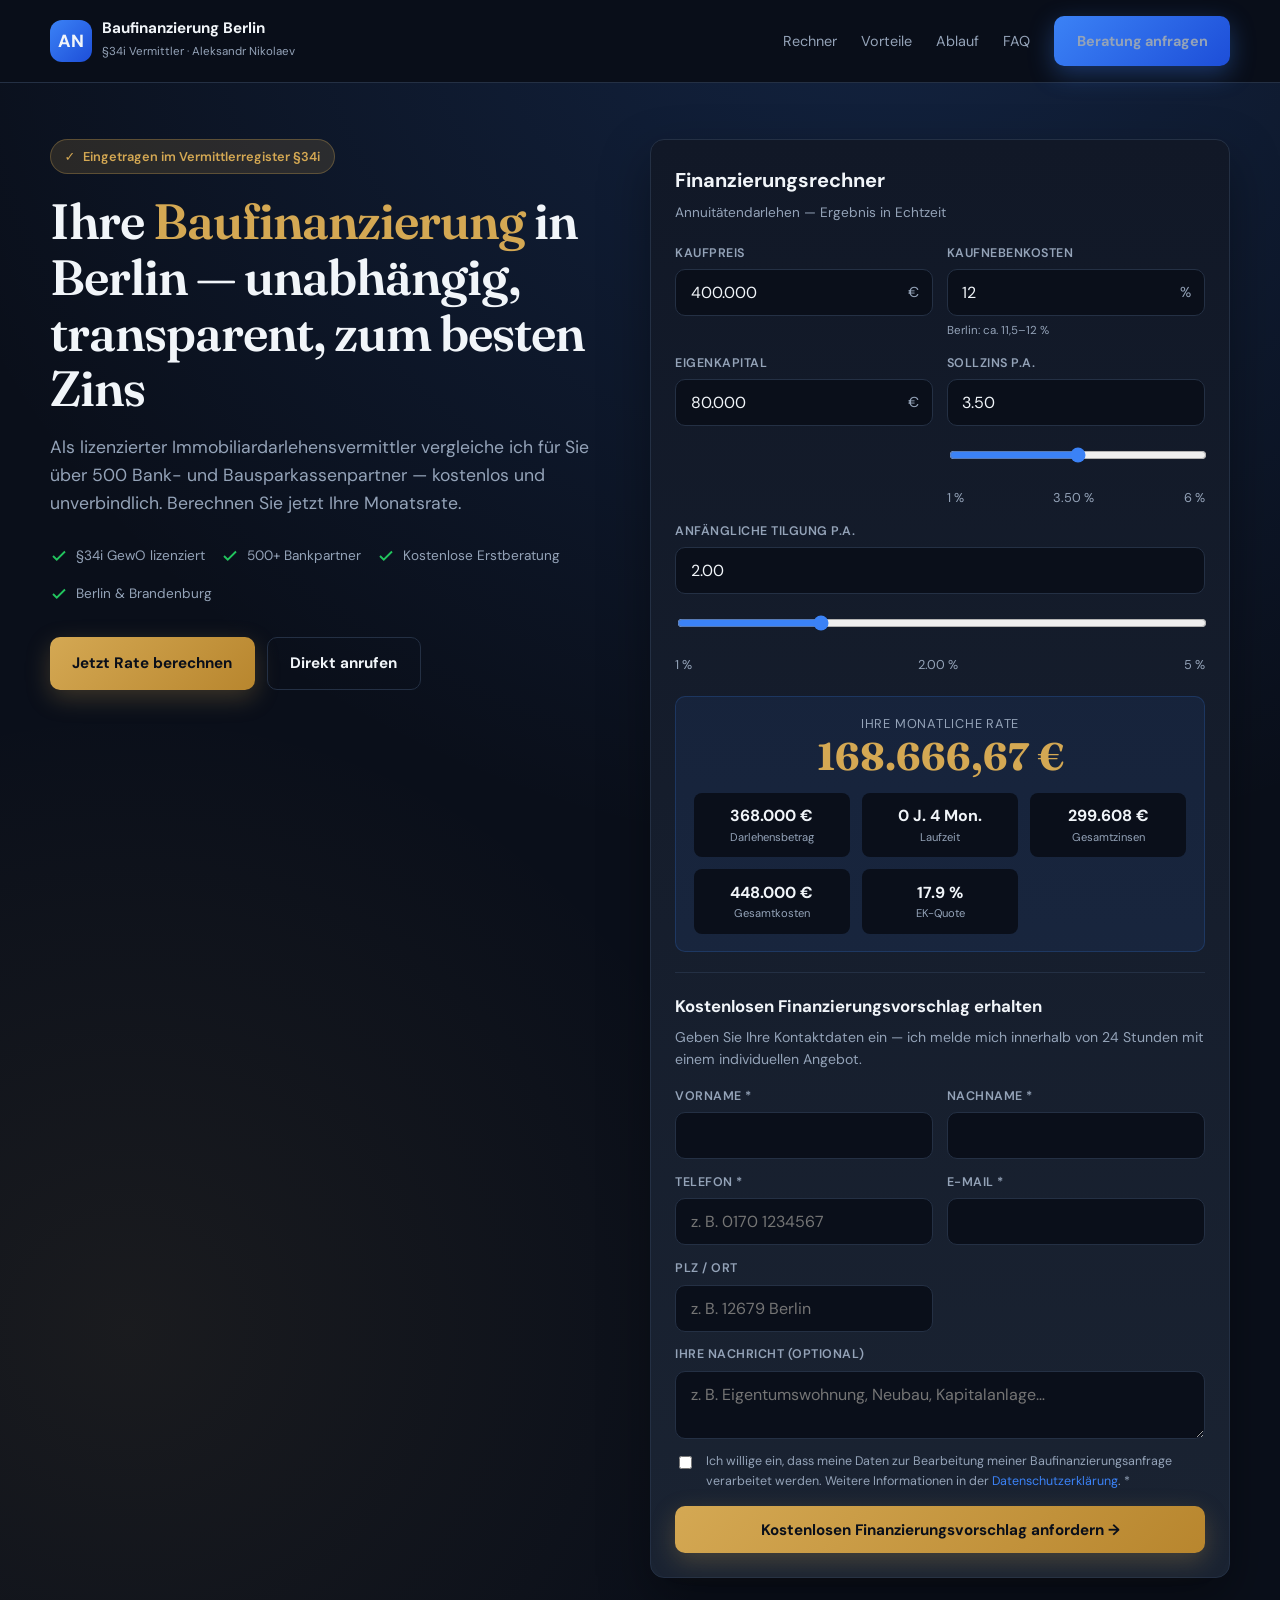
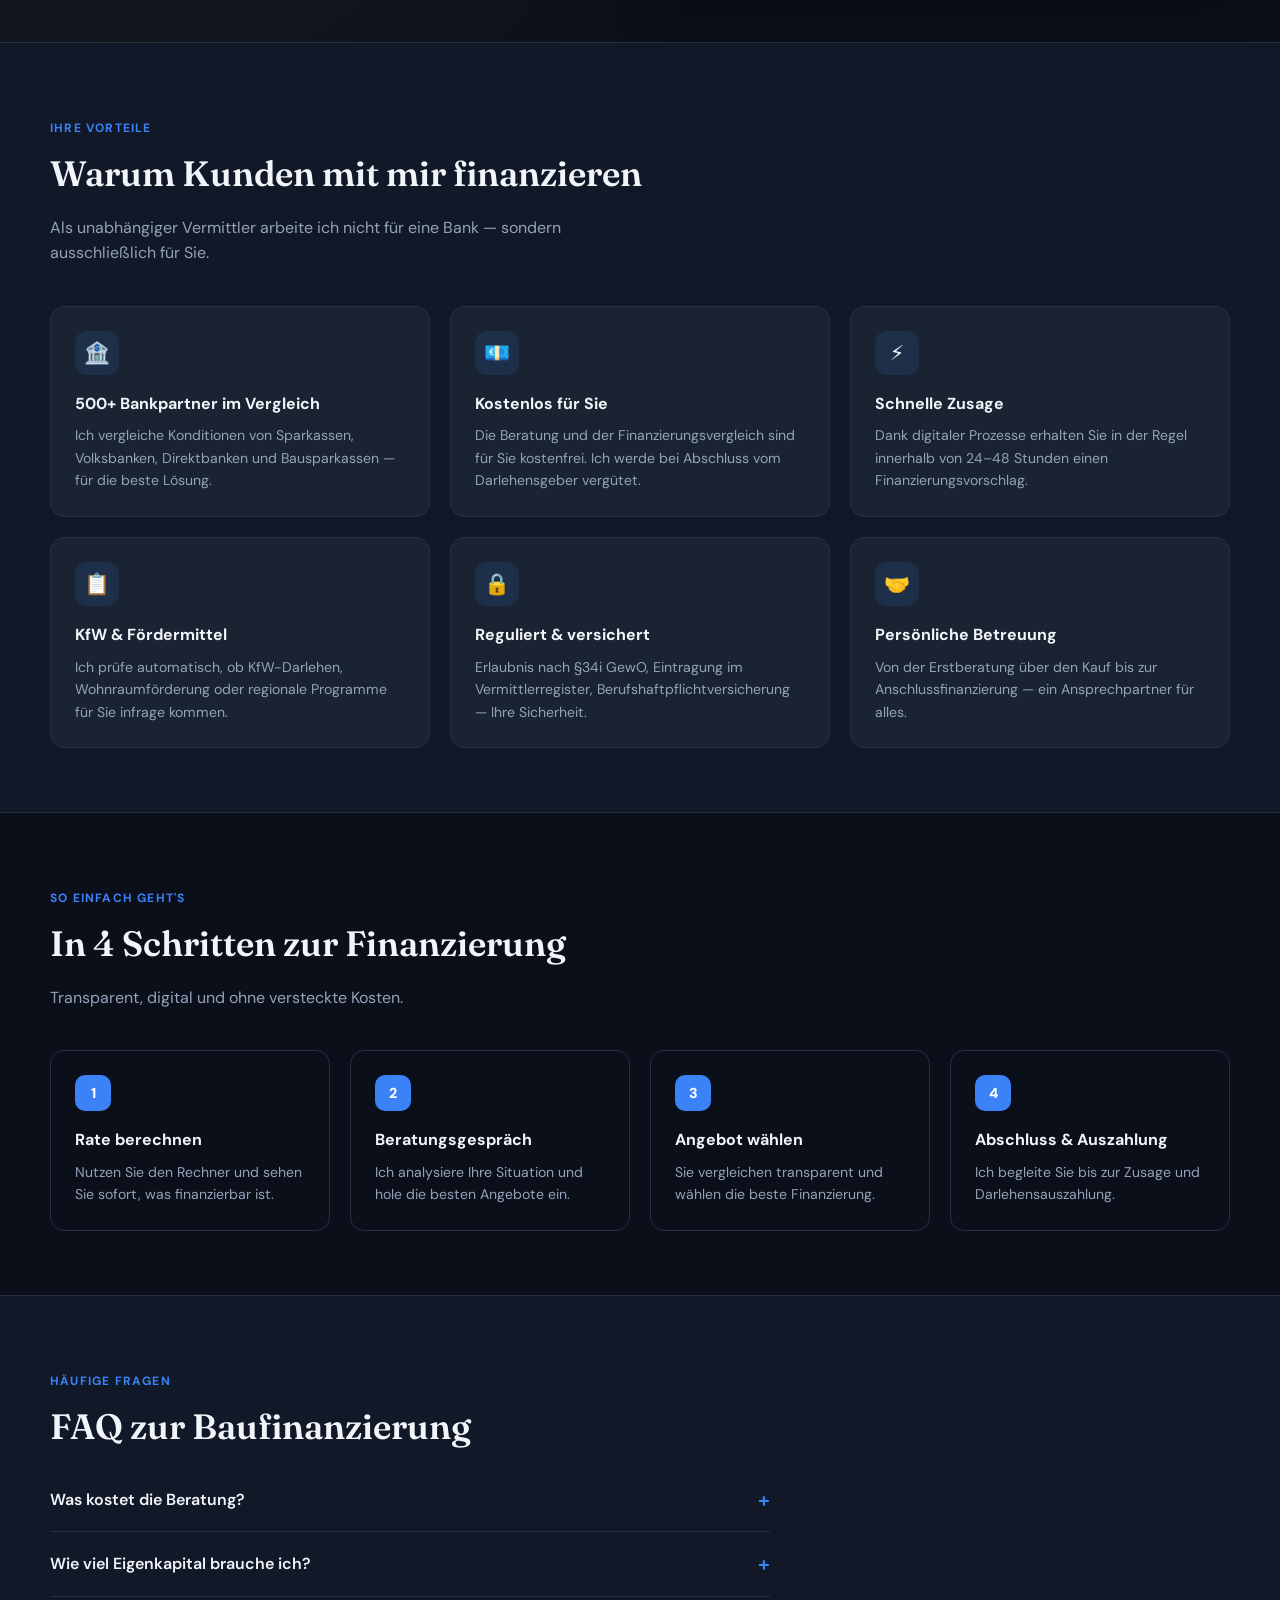
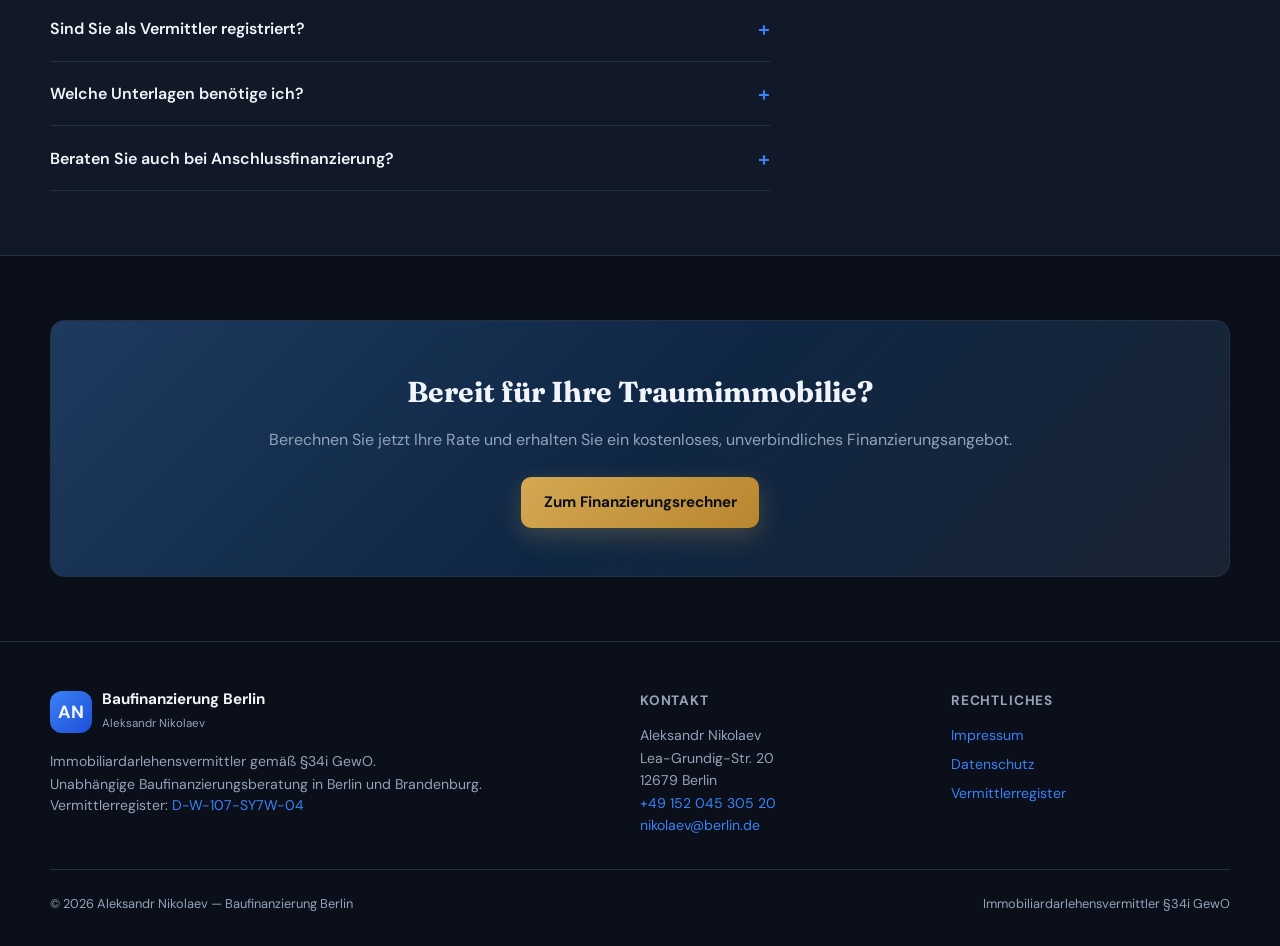
<file: index.html>
<!DOCTYPE html>
<html lang="de">
<head>
  <meta charset="UTF-8">
  <meta name="viewport" content="width=device-width, initial-scale=1.0">
  <title>Baufinanzierung Berlin | Immobiliardarlehensvermittler §34i — Aleksandr Nikolaev</title>
  <meta name="description" content="Baufinanzierung in Berlin: Unabhängige Beratung, über 500 Bankpartner, kostenloser Finanzierungsrechner. Immobiliardarlehensvermittler §34i GewO — Aleksandr Nikolaev, eingetragen im Vermittlerregister.">
  <meta name="keywords" content="Baufinanzierung Berlin, Immobiliendarlehen Berlin, Baufinanzierungsberater, Immobiliardarlehensvermittler §34i, Finanzierungsrechner, Hauskauf Berlin, Eigentumswohnung finanzieren">
  <meta name="author" content="Aleksandr Nikolaev">
  <meta name="robots" content="index, follow, max-image-preview:large, max-snippet:-1">
  <link rel="canonical" href="https://nikolaev.berlin.de/">

  <!-- Open Graph -->
  <meta property="og:type" content="website">
  <meta property="og:locale" content="de_DE">
  <meta property="og:title" content="Baufinanzierung Berlin — Ihr unabhängiger Finanzierungspartner">
  <meta property="og:description" content="Kostenloser Finanzierungsrechner & persönliche Beratung. Immobiliardarlehensvermittler §34i GewO in Berlin.">
  <meta property="og:url" content="https://nikolaev.berlin.de/">
  <meta property="og:site_name" content="Baufinanzierung Berlin — Aleksandr Nikolaev">

  <!-- Twitter -->
  <meta name="twitter:card" content="summary_large_image">
  <meta name="twitter:title" content="Baufinanzierung Berlin | §34i Vermittler">
  <meta name="twitter:description" content="Finanzierungsrechner & unabhängige Baufinanzierungsberatung in Berlin.">

  <link rel="preconnect" href="https://fonts.googleapis.com">
  <link rel="preconnect" href="https://fonts.gstatic.com" crossorigin>
  <link href="https://fonts.googleapis.com/css2?family=DM+Sans:ital,opsz,wght@0,9..40,400;0,9..40,600;0,9..40,700;1,9..40,400&family=Fraunces:opsz,wght@9..144,500;9..144,600;9..144,700&display=swap" rel="stylesheet">
  <link rel="stylesheet" href="css/main.css">

  <!-- JSON-LD: FinancialService + LocalBusiness -->
  <script type="application/ld+json">
  {
    "@context": "https://schema.org",
    "@type": ["FinancialService", "LocalBusiness"],
    "name": "Aleksandr Nikolaev — Baufinanzierung Berlin",
    "description": "Unabhängige Baufinanzierungsberatung in Berlin. Immobiliardarlehensvermittler gemäß §34i GewO mit Zugang zu über 500 Bank- und Bausparkassenpartnern.",
    "url": "https://nikolaev.berlin.de/",
    "telephone": "+49-152-04530520",
    "email": "nikolaev@berlin.de",
    "address": {
      "@type": "PostalAddress",
      "streetAddress": "Lea-Grundig-Str. 20",
      "addressLocality": "Berlin",
      "postalCode": "12679",
      "addressCountry": "DE"
    },
    "geo": {
      "@type": "GeoCoordinates",
      "latitude": 52.5358,
      "longitude": 13.5506
    },
    "areaServed": {
      "@type": "City",
      "name": "Berlin"
    },
    "priceRange": "Kostenlose Erstberatung",
    "knowsAbout": ["Baufinanzierung", "Immobiliendarlehen", "Anschlussfinanzierung", "Bausparvertrag", "KfW-Förderung"],
    "hasCredential": {
      "@type": "EducationalOccupationalCredential",
      "credentialCategory": "§34i GewO — Immobiliardarlehensvermittler",
      "recognizedBy": {
        "@type": "Organization",
        "name": "Industrie- und Handelskammer"
      }
    },
    "identifier": {
      "@type": "PropertyValue",
      "name": "Vermittlerregister",
      "value": "D-W-107-SY7W-04"
    },
    "sameAs": [
      "https://www.vermittlerregister.info/recherche?a=suche&registernummer=D-W-107-SY7W-04"
    ]
  }
  </script>

  <!-- JSON-LD: FAQ for Google & AI search -->
  <script type="application/ld+json">
  {
    "@context": "https://schema.org",
    "@type": "FAQPage",
    "mainEntity": [
      {
        "@type": "Question",
        "name": "Was kostet eine Baufinanzierungsberatung bei Aleksandr Nikolaev?",
        "acceptedAnswer": {
          "@type": "Answer",
          "text": "Die Erstberatung und der Finanzierungsvergleich sind für Sie als Kunde kostenlos. Der Vermittler erhält bei erfolgreichem Abschluss eine Provision vom Darlehensgeber."
        }
      },
      {
        "@type": "Question",
        "name": "Wie viel Eigenkapital brauche ich für eine Baufinanzierung in Berlin?",
        "acceptedAnswer": {
          "@type": "Answer",
          "text": "Empfohlen werden mindestens 20 % des Kaufpreises plus Nebenkosten (Grunderwerbsteuer, Notar, Makler). Mit unserem Rechner sehen Sie sofort, wie sich Ihre Monatsrate verändert."
        }
      },
      {
        "@type": "Question",
        "name": "Ist Aleksandr Nikolaev als Immobiliardarlehensvermittler registriert?",
        "acceptedAnswer": {
          "@type": "Answer",
          "text": "Ja. Aleksandr Nikolaev ist als Immobiliardarlehensvermittler gemäß §34i GewO im bundesweiten Vermittlerregister eingetragen (Registernummer D-W-107-SY7W-04)."
        }
      },
      {
        "@type": "Question",
        "name": "Wie schnell erhalte ich ein Finanzierungsangebot?",
        "acceptedAnswer": {
          "@type": "Answer",
          "text": "Nach Eingang Ihrer Unterlagen und Selbstauskunft erhalten Sie in der Regel innerhalb von 24–48 Stunden einen individuellen Finanzierungsvorschlag von mehreren Banken."
        }
      }
    ]
  }
  </script>

  <!-- JSON-LD: WebApplication (Calculator) -->
  <script type="application/ld+json">
  {
    "@context": "https://schema.org",
    "@type": "WebApplication",
    "name": "Baufinanzierungsrechner Berlin",
    "applicationCategory": "FinanceApplication",
    "operatingSystem": "Web",
    "offers": {
      "@type": "Offer",
      "price": "0",
      "priceCurrency": "EUR"
    },
    "description": "Kostenloser Annuitätendarlehen-Rechner für Baufinanzierungen in Berlin. Berechnen Sie Monatsrate, Laufzeit und Darlehensbetrag."
  }
  </script>
</head>
<body>
  <header class="site-header">
    <div class="container header-inner">
      <a href="/" class="logo" aria-label="Startseite">
        <div class="logo-mark" aria-hidden="true">AN</div>
        <div class="logo-text">
          <strong>Baufinanzierung Berlin</strong>
          <span>§34i Vermittler · Aleksandr Nikolaev</span>
        </div>
      </a>
      <nav class="nav" aria-label="Hauptnavigation">
        <a href="#rechner">Rechner</a>
        <a href="#vorteile">Vorteile</a>
        <a href="#ablauf">Ablauf</a>
        <a href="#faq">FAQ</a>
        <a href="#kontakt" class="btn btn-primary">Beratung anfragen</a>
      </nav>
      <button class="menu-toggle" aria-label="Menü öffnen" aria-expanded="false">☰</button>
    </div>
  </header>

  <main>
    <!-- Hero + Calculator -->
    <section class="hero" id="kontakt">
      <div class="container hero-grid">
        <div class="hero-content">
          <div class="hero-badge">
            <span aria-hidden="true">✓</span>
            Eingetragen im Vermittlerregister §34i
          </div>
          <h1>Ihre <em>Baufinanzierung</em> in Berlin — unabhängig, transparent, zum besten Zins</h1>
          <p class="hero-lead">
            Als lizenzierter Immobiliardarlehensvermittler vergleiche ich für Sie über 500 Bank- und Bausparkassenpartner —
            kostenlos und unverbindlich. Berechnen Sie jetzt Ihre Monatsrate.
          </p>

          <div class="trust-row">
            <div class="trust-item">
              <svg width="18" height="18" viewBox="0 0 24 24" fill="none" stroke="currentColor" stroke-width="2.5"><path d="M20 6L9 17l-5-5"/></svg>
              §34i GewO lizenziert
            </div>
            <div class="trust-item">
              <svg width="18" height="18" viewBox="0 0 24 24" fill="none" stroke="currentColor" stroke-width="2.5"><path d="M20 6L9 17l-5-5"/></svg>
              500+ Bankpartner
            </div>
            <div class="trust-item">
              <svg width="18" height="18" viewBox="0 0 24 24" fill="none" stroke="currentColor" stroke-width="2.5"><path d="M20 6L9 17l-5-5"/></svg>
              Kostenlose Erstberatung
            </div>
            <div class="trust-item">
              <svg width="18" height="18" viewBox="0 0 24 24" fill="none" stroke="currentColor" stroke-width="2.5"><path d="M20 6L9 17l-5-5"/></svg>
              Berlin &amp; Brandenburg
            </div>
          </div>

          <div class="hero-cta">
            <a href="#rechner" class="btn btn-gold">Jetzt Rate berechnen</a>
            <a href="tel:+4915204530520" class="btn btn-outline">Direkt anrufen</a>
          </div>
        </div>

        <!-- Calculator -->
        <div class="calc-card" id="rechner">
          <h2>Finanzierungsrechner</h2>
          <p class="calc-subtitle">Annuitätendarlehen — Ergebnis in Echtzeit</p>

          <form id="calc-form" novalidate>
            <div class="field-grid">
              <div class="field">
                <label for="kaufpreis">Kaufpreis</label>
                <div class="input-suffix" data-suffix="€">
                  <input type="text" id="kaufpreis" name="kaufpreis" inputmode="numeric" value="400.000" required>
                </div>
              </div>
              <div class="field">
                <label for="nebenkosten">Kaufnebenkosten</label>
                <div class="input-suffix" data-suffix="%">
                  <input type="number" id="nebenkosten" name="nebenkosten" min="5" max="20" step="0.5" value="12">
                </div>
                <span class="field-hint">Berlin: ca. 11,5–12 %</span>
              </div>
              <div class="field">
                <label for="eigenkapital">Eigenkapital</label>
                <div class="input-suffix" data-suffix="€">
                  <input type="text" id="eigenkapital" name="eigenkapital" inputmode="numeric" value="80.000">
                </div>
              </div>
              <div class="field">
                <label for="zins">Sollzins p.a.</label>
                <input type="number" id="zins" name="zins" min="0.5" max="8" step="0.01" value="3.50">
                <input type="range" id="zins-slider" min="1" max="6" step="0.05" value="3.50" aria-label="Zinssatz Schieberegler">
                <div class="range-value"><span>1 %</span><span id="zins-display">3,50 %</span><span>6 %</span></div>
              </div>
              <div class="field full">
                <label for="tilgung">Anfängliche Tilgung p.a.</label>
                <input type="number" id="tilgung" name="tilgung" min="1" max="10" step="0.1" value="2.00">
                <input type="range" id="tilgung-slider" min="1" max="5" step="0.1" value="2.00" aria-label="Tilgung Schieberegler">
                <div class="range-value"><span>1 %</span><span id="tilgung-display">2,00 %</span><span>5 %</span></div>
              </div>
            </div>

            <div class="calc-results" id="calc-results" aria-live="polite">
              <div class="result-highlight">
                <div class="label">Ihre monatliche Rate</div>
                <div class="value" id="result-rate">—</div>
              </div>
              <div class="result-grid">
                <div class="result-item">
                  <div class="val" id="result-darlehen">—</div>
                  <div class="lbl">Darlehensbetrag</div>
                </div>
                <div class="result-item">
                  <div class="val" id="result-laufzeit">—</div>
                  <div class="lbl">Laufzeit</div>
                </div>
                <div class="result-item">
                  <div class="val" id="result-zinsen">—</div>
                  <div class="lbl">Gesamtzinsen</div>
                </div>
              </div>
              <div class="result-grid" style="margin-top:0.75rem">
                <div class="result-item">
                  <div class="val" id="result-gesamt">—</div>
                  <div class="lbl">Gesamtkosten</div>
                </div>
                <div class="result-item">
                  <div class="val" id="result-ek-quote">—</div>
                  <div class="lbl">EK-Quote</div>
                </div>
              </div>
            </div>

            <!-- Lead capture -->
            <div class="lead-section" id="lead-section">
              <h3>Kostenlosen Finanzierungsvorschlag erhalten</h3>
              <p>Geben Sie Ihre Kontaktdaten ein — ich melde mich innerhalb von 24 Stunden mit einem individuellen Angebot.</p>

              <form id="lead-form" novalidate>
                <div class="field-grid">
                  <div class="field">
                    <label for="vorname">Vorname *</label>
                    <input type="text" id="vorname" name="vorname" autocomplete="given-name" required>
                  </div>
                  <div class="field">
                    <label for="nachname">Nachname *</label>
                    <input type="text" id="nachname" name="nachname" autocomplete="family-name" required>
                  </div>
                  <div class="field">
                    <label for="telefon">Telefon *</label>
                    <input type="tel" id="telefon" name="telefon" autocomplete="tel" placeholder="z. B. 0170 1234567" required>
                  </div>
                  <div class="field">
                    <label for="email">E-Mail *</label>
                    <input type="email" id="email" name="email" autocomplete="email" required>
                  </div>
                  <div class="field">
                    <label for="plz">PLZ / Ort</label>
                    <input type="text" id="plz" name="plz" autocomplete="postal-code" placeholder="z. B. 12679 Berlin">
                  </div>
                  <div class="field full">
                    <label for="nachricht">Ihre Nachricht (optional)</label>
                    <textarea id="nachricht" name="nachricht" rows="2" placeholder="z. B. Eigentumswohnung, Neubau, Kapitalanlage…"></textarea>
                  </div>
                </div>

                <label class="consent">
                  <input type="checkbox" id="consent" name="consent" required>
                  <span>
                    Ich willige ein, dass meine Daten zur Bearbeitung meiner Baufinanzierungsanfrage verarbeitet werden.
                    Weitere Informationen in der <a href="datenschutz.html">Datenschutzerklärung</a>. *
                  </span>
                </label>

                <div class="form-error" id="form-error" role="alert"></div>

                <button type="submit" class="btn btn-gold btn-block">
                  Kostenlosen Finanzierungsvorschlag anfordern →
                </button>
              </form>

              <div class="form-success" id="form-success">
                <svg width="48" height="48" viewBox="0 0 24 24" fill="none" stroke="currentColor" stroke-width="2"><path d="M22 11.08V12a10 10 0 1 1-5.93-9.14"/><path d="M22 4L12 14.01l-3-3"/></svg>
                <h3>Vielen Dank für Ihre Anfrage!</h3>
                <p>Ich melde mich innerhalb von 24 Stunden bei Ihnen.</p>
              </div>
            </div>
          </form>
        </div>
      </div>
    </section>

    <!-- Benefits -->
    <section id="vorteile" class="bg-alt">
      <div class="container">
        <p class="section-label">Ihre Vorteile</p>
        <h2 class="section-title">Warum Kunden mit mir finanzieren</h2>
        <p class="section-lead">Als unabhängiger Vermittler arbeite ich nicht für eine Bank — sondern ausschließlich für Sie.</p>

        <div class="benefits-grid">
          <article class="benefit-card">
            <div class="benefit-icon" aria-hidden="true">🏦</div>
            <h3>500+ Bankpartner im Vergleich</h3>
            <p>Ich vergleiche Konditionen von Sparkassen, Volksbanken, Direktbanken und Bausparkassen — für die beste Lösung.</p>
          </article>
          <article class="benefit-card">
            <div class="benefit-icon" aria-hidden="true">💶</div>
            <h3>Kostenlos für Sie</h3>
            <p>Die Beratung und der Finanzierungsvergleich sind für Sie kostenfrei. Ich werde bei Abschluss vom Darlehensgeber vergütet.</p>
          </article>
          <article class="benefit-card">
            <div class="benefit-icon" aria-hidden="true">⚡</div>
            <h3>Schnelle Zusage</h3>
            <p>Dank digitaler Prozesse erhalten Sie in der Regel innerhalb von 24–48 Stunden einen Finanzierungsvorschlag.</p>
          </article>
          <article class="benefit-card">
            <div class="benefit-icon" aria-hidden="true">📋</div>
            <h3>KfW &amp; Fördermittel</h3>
            <p>Ich prüfe automatisch, ob KfW-Darlehen, Wohnraumförderung oder regionale Programme für Sie infrage kommen.</p>
          </article>
          <article class="benefit-card">
            <div class="benefit-icon" aria-hidden="true">🔒</div>
            <h3>Reguliert &amp; versichert</h3>
            <p>Erlaubnis nach §34i GewO, Eintragung im Vermittlerregister, Berufshaftpflichtversicherung — Ihre Sicherheit.</p>
          </article>
          <article class="benefit-card">
            <div class="benefit-icon" aria-hidden="true">🤝</div>
            <h3>Persönliche Betreuung</h3>
            <p>Von der Erstberatung über den Kauf bis zur Anschlussfinanzierung — ein Ansprechpartner für alles.</p>
          </article>
        </div>
      </div>
    </section>

    <!-- Process -->
    <section id="ablauf">
      <div class="container">
        <p class="section-label">So einfach geht's</p>
        <h2 class="section-title">In 4 Schritten zur Finanzierung</h2>
        <p class="section-lead">Transparent, digital und ohne versteckte Kosten.</p>

        <div class="steps-grid">
          <article class="step-card">
            <div class="step-num">1</div>
            <h3>Rate berechnen</h3>
            <p>Nutzen Sie den Rechner und sehen Sie sofort, was finanzierbar ist.</p>
          </article>
          <article class="step-card">
            <div class="step-num">2</div>
            <h3>Beratungsgespräch</h3>
            <p>Ich analysiere Ihre Situation und hole die besten Angebote ein.</p>
          </article>
          <article class="step-card">
            <div class="step-num">3</div>
            <h3>Angebot wählen</h3>
            <p>Sie vergleichen transparent und wählen die beste Finanzierung.</p>
          </article>
          <article class="step-card">
            <div class="step-num">4</div>
            <h3>Abschluss &amp; Auszahlung</h3>
            <p>Ich begleite Sie bis zur Zusage und Darlehensauszahlung.</p>
          </article>
        </div>
      </div>
    </section>

    <!-- FAQ -->
    <section id="faq" class="bg-alt">
      <div class="container">
        <p class="section-label">Häufige Fragen</p>
        <h2 class="section-title">FAQ zur Baufinanzierung</h2>

        <div class="faq-list">
          <div class="faq-item">
            <button class="faq-question" type="button">Was kostet die Beratung?</button>
            <div class="faq-answer">
              <p>Für Sie als Kunde ist die Beratung und der Finanzierungsvergleich kostenlos. Ich erhalte bei erfolgreichem Abschluss eine Provision vom Darlehensgeber — nicht von Ihnen.</p>
            </div>
          </div>
          <div class="faq-item">
            <button class="faq-question" type="button">Wie viel Eigenkapital brauche ich?</button>
            <div class="faq-answer">
              <p>Empfohlen: mindestens 20 % des Kaufpreises plus Nebenkosten. In Berlin liegen die Kaufnebenkosten bei ca. 11,5–12 %. Mit weniger Eigenkapital ist eine Finanzierung oft möglich, aber die Konditionen können sich verschlechtern.</p>
            </div>
          </div>
          <div class="faq-item">
            <button class="faq-question" type="button">Sind Sie als Vermittler registriert?</button>
            <div class="faq-answer">
              <p>Ja. Ich bin als Immobiliardarlehensvermittler gemäß §34i GewO im <a href="https://www.vermittlerregister.info/recherche?a=suche&registernummer=D-W-107-SY7W-04" target="_blank" rel="noopener">Vermittlerregister</a> eingetragen (D-W-107-SY7W-04).</p>
            </div>
          </div>
          <div class="faq-item">
            <button class="faq-question" type="button">Welche Unterlagen benötige ich?</button>
            <div class="faq-answer">
              <p>Typischerweise: Personalausweis, die letzten 3 Gehaltsabrechnungen, Steuerbescheid oder Einkommensnachweis, Selbstauskunft und bei Bedarf Grundbuchauszug oder Kaufvertragsentwurf.</p>
            </div>
          </div>
          <div class="faq-item">
            <button class="faq-question" type="button">Beraten Sie auch bei Anschlussfinanzierung?</button>
            <div class="faq-answer">
              <p>Ja. Wenn Ihre Zinsbindung ausläuft, vergleiche ich rechtzeitig Anschlusskonditionen und helfe bei der Umschuldung oder Prolongation.</p>
            </div>
          </div>
        </div>
      </div>
    </section>

    <!-- CTA -->
    <section>
      <div class="container">
        <div class="cta-band">
          <h2>Bereit für Ihre Traumimmobilie?</h2>
          <p>Berechnen Sie jetzt Ihre Rate und erhalten Sie ein kostenloses, unverbindliches Finanzierungsangebot.</p>
          <a href="#rechner" class="btn btn-gold">Zum Finanzierungsrechner</a>
        </div>
      </div>
    </section>
  </main>

  <footer class="site-footer">
    <div class="container">
      <div class="footer-grid">
        <div>
          <a href="/" class="logo" style="margin-bottom:1rem">
            <div class="logo-mark" aria-hidden="true">AN</div>
            <div class="logo-text">
              <strong>Baufinanzierung Berlin</strong>
              <span>Aleksandr Nikolaev</span>
            </div>
          </a>
          <p>Immobiliardarlehensvermittler gemäß §34i GewO.<br>
          Unabhängige Baufinanzierungsberatung in Berlin und Brandenburg.</p>
          <p class="legal-note">
            Vermittlerregister: <a href="https://www.vermittlerregister.info/recherche?a=suche&registernummer=D-W-107-SY7W-04" target="_blank" rel="noopener">D-W-107-SY7W-04</a>
          </p>
        </div>
        <div>
          <h4>Kontakt</h4>
          <p>
            Aleksandr Nikolaev<br>
            Lea-Grundig-Str. 20<br>
            12679 Berlin<br>
            <a href="tel:+4915204530520">+49 152 045 305 20</a><br>
            <a href="mailto:nikolaev@berlin.de">nikolaev@berlin.de</a>
          </p>
        </div>
        <div>
          <h4>Rechtliches</h4>
          <ul class="footer-links">
            <li><a href="impressum.html">Impressum</a></li>
            <li><a href="datenschutz.html">Datenschutz</a></li>
            <li><a href="https://www.vermittlerregister.info/recherche?a=suche&registernummer=D-W-107-SY7W-04" target="_blank" rel="noopener">Vermittlerregister</a></li>
          </ul>
        </div>
      </div>
      <div class="footer-bottom">
        <span>© 2026 Aleksandr Nikolaev — Baufinanzierung Berlin</span>
        <span>Immobiliardarlehensvermittler §34i GewO</span>
      </div>
    </div>
  </footer>

  <script src="js/config.js"></script>
  <script src="js/calculator.js"></script>
  <script src="js/form.js"></script>
</body>
</html>
</file>
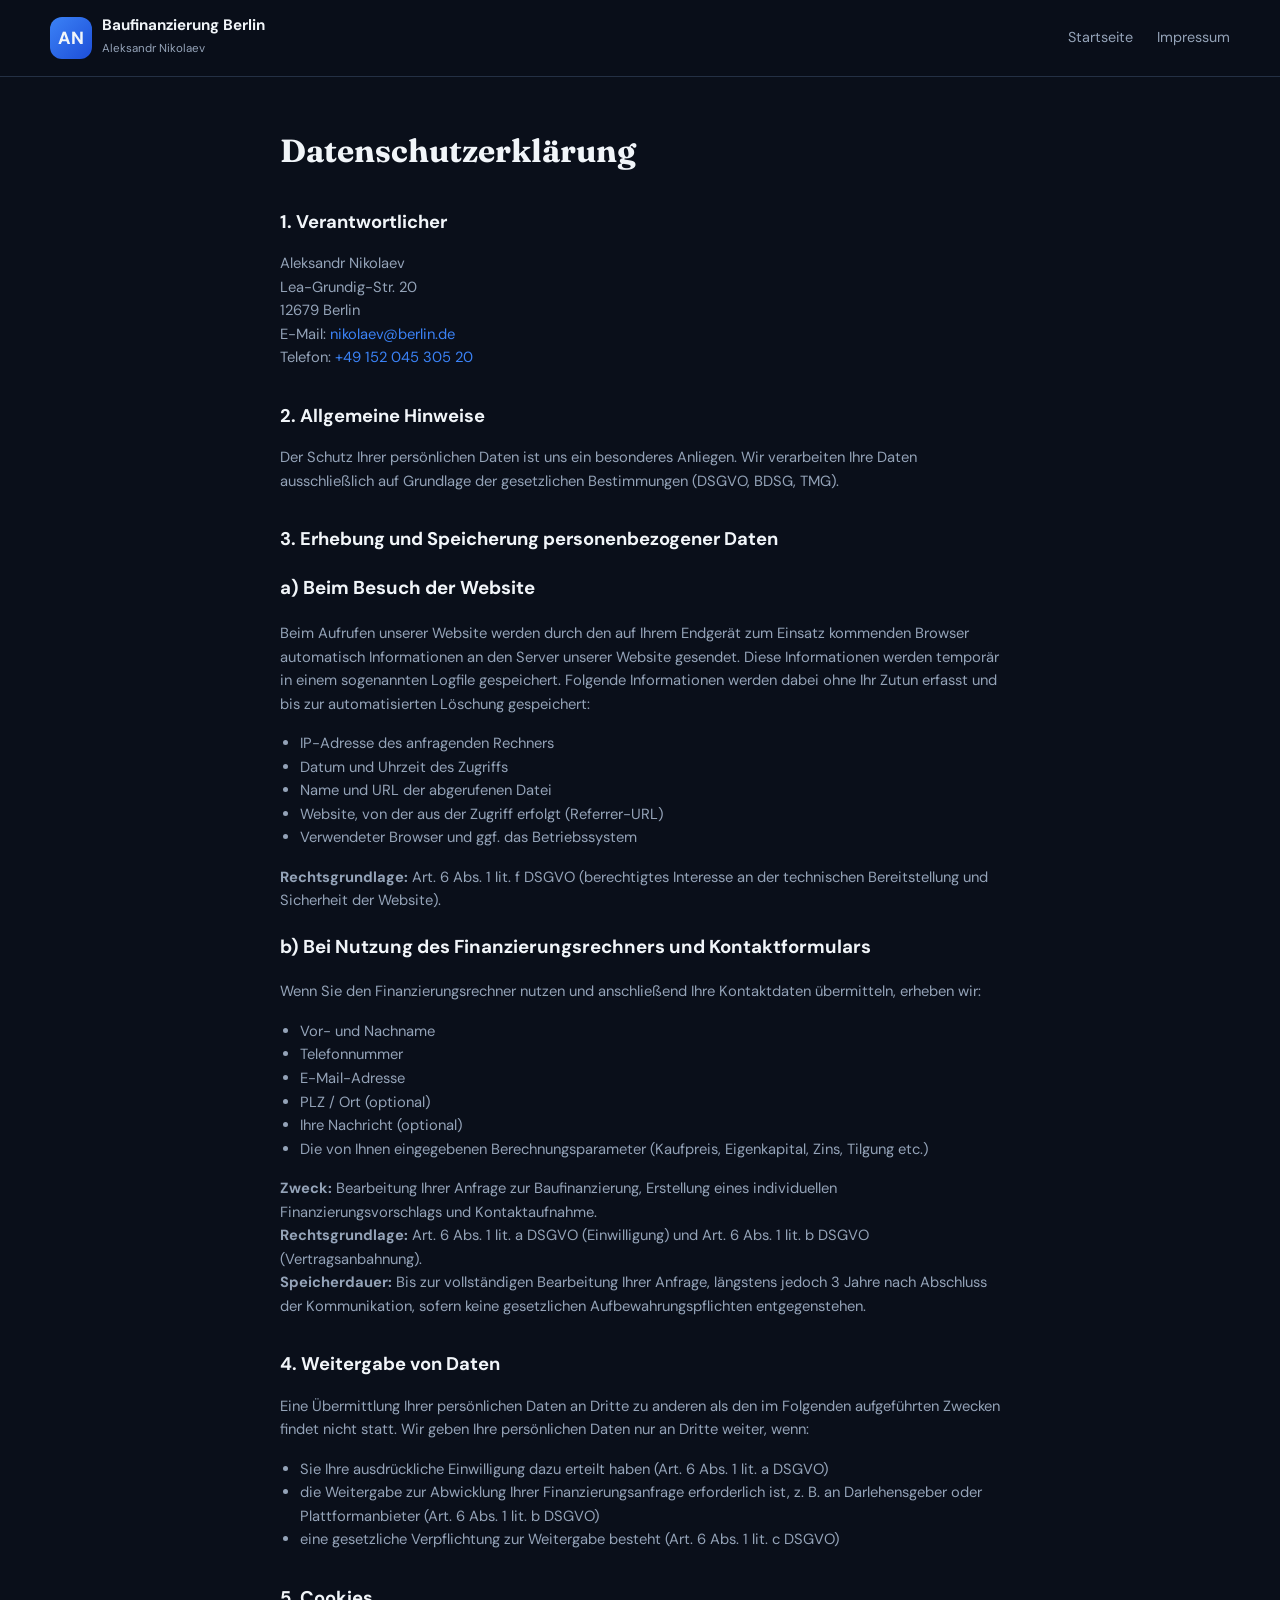
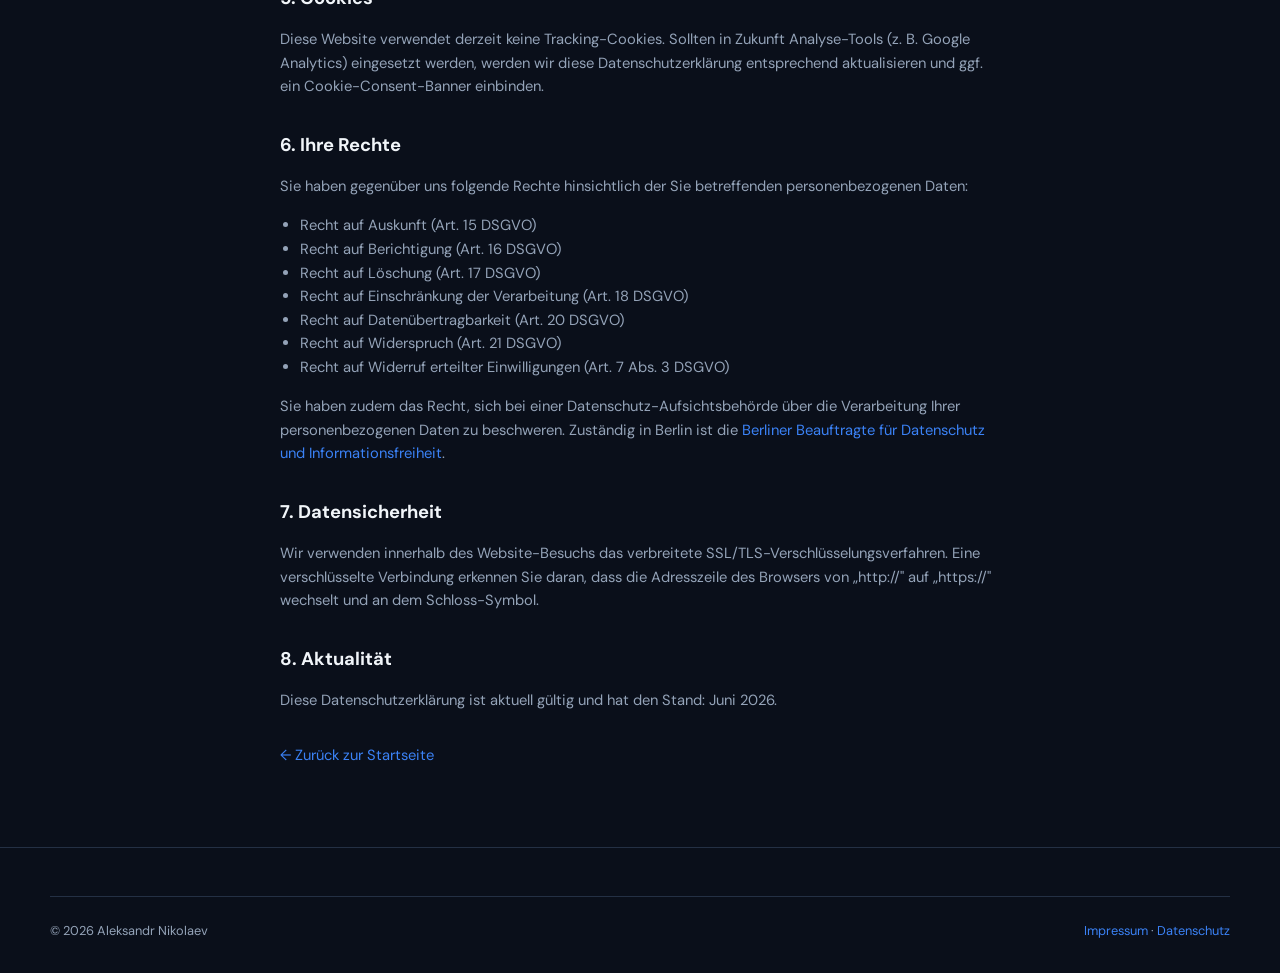
<file: datenschutz.html>
<!DOCTYPE html>
<html lang="de">
<head>
  <meta charset="UTF-8">
  <meta name="viewport" content="width=device-width, initial-scale=1.0">
  <title>Datenschutzerklärung | Baufinanzierung Berlin — Aleksandr Nikolaev</title>
  <meta name="robots" content="noindex, follow">
  <link rel="canonical" href="https://nikolaev.berlin.de/datenschutz.html">
  <link rel="preconnect" href="https://fonts.googleapis.com">
  <link rel="preconnect" href="https://fonts.gstatic.com" crossorigin>
  <link href="https://fonts.googleapis.com/css2?family=DM+Sans:wght@400;600;700&family=Fraunces:wght@600&display=swap" rel="stylesheet">
  <link rel="stylesheet" href="css/main.css">
</head>
<body>
  <header class="site-header">
    <div class="container header-inner">
      <a href="index.html" class="logo">
        <div class="logo-mark">AN</div>
        <div class="logo-text">
          <strong>Baufinanzierung Berlin</strong>
          <span>Aleksandr Nikolaev</span>
        </div>
      </a>
      <nav class="nav">
        <a href="index.html">Startseite</a>
        <a href="impressum.html">Impressum</a>
      </nav>
    </div>
  </header>

  <main class="container legal-page">
    <h1>Datenschutzerklärung</h1>

    <h2>1. Verantwortlicher</h2>
    <p>
      Aleksandr Nikolaev<br>
      Lea-Grundig-Str. 20<br>
      12679 Berlin<br>
      E-Mail: <a href="mailto:nikolaev@berlin.de">nikolaev@berlin.de</a><br>
      Telefon: <a href="tel:+4915204530520">+49 152 045 305 20</a>
    </p>

    <h2>2. Allgemeine Hinweise</h2>
    <p>
      Der Schutz Ihrer persönlichen Daten ist uns ein besonderes Anliegen. Wir verarbeiten Ihre Daten
      ausschließlich auf Grundlage der gesetzlichen Bestimmungen (DSGVO, BDSG, TMG).
    </p>

    <h2>3. Erhebung und Speicherung personenbezogener Daten</h2>
    <h3>a) Beim Besuch der Website</h3>
    <p>
      Beim Aufrufen unserer Website werden durch den auf Ihrem Endgerät zum Einsatz kommenden Browser
      automatisch Informationen an den Server unserer Website gesendet. Diese Informationen werden
      temporär in einem sogenannten Logfile gespeichert. Folgende Informationen werden dabei ohne Ihr
      Zutun erfasst und bis zur automatisierten Löschung gespeichert:
    </p>
    <ul>
      <li>IP-Adresse des anfragenden Rechners</li>
      <li>Datum und Uhrzeit des Zugriffs</li>
      <li>Name und URL der abgerufenen Datei</li>
      <li>Website, von der aus der Zugriff erfolgt (Referrer-URL)</li>
      <li>Verwendeter Browser und ggf. das Betriebssystem</li>
    </ul>
    <p>
      <strong>Rechtsgrundlage:</strong> Art. 6 Abs. 1 lit. f DSGVO (berechtigtes Interesse an der
      technischen Bereitstellung und Sicherheit der Website).
    </p>

    <h3>b) Bei Nutzung des Finanzierungsrechners und Kontaktformulars</h3>
    <p>Wenn Sie den Finanzierungsrechner nutzen und anschließend Ihre Kontaktdaten übermitteln, erheben wir:</p>
    <ul>
      <li>Vor- und Nachname</li>
      <li>Telefonnummer</li>
      <li>E-Mail-Adresse</li>
      <li>PLZ / Ort (optional)</li>
      <li>Ihre Nachricht (optional)</li>
      <li>Die von Ihnen eingegebenen Berechnungsparameter (Kaufpreis, Eigenkapital, Zins, Tilgung etc.)</li>
    </ul>
    <p>
      <strong>Zweck:</strong> Bearbeitung Ihrer Anfrage zur Baufinanzierung, Erstellung eines
      individuellen Finanzierungsvorschlags und Kontaktaufnahme.<br>
      <strong>Rechtsgrundlage:</strong> Art. 6 Abs. 1 lit. a DSGVO (Einwilligung) und Art. 6 Abs. 1 lit. b DSGVO
      (Vertragsanbahnung).<br>
      <strong>Speicherdauer:</strong> Bis zur vollständigen Bearbeitung Ihrer Anfrage, längstens jedoch 3 Jahre
      nach Abschluss der Kommunikation, sofern keine gesetzlichen Aufbewahrungspflichten entgegenstehen.
    </p>

    <h2>4. Weitergabe von Daten</h2>
    <p>
      Eine Übermittlung Ihrer persönlichen Daten an Dritte zu anderen als den im Folgenden aufgeführten
      Zwecken findet nicht statt. Wir geben Ihre persönlichen Daten nur an Dritte weiter, wenn:
    </p>
    <ul>
      <li>Sie Ihre ausdrückliche Einwilligung dazu erteilt haben (Art. 6 Abs. 1 lit. a DSGVO)</li>
      <li>die Weitergabe zur Abwicklung Ihrer Finanzierungsanfrage erforderlich ist, z. B. an Darlehensgeber
        oder Plattformanbieter (Art. 6 Abs. 1 lit. b DSGVO)</li>
      <li>eine gesetzliche Verpflichtung zur Weitergabe besteht (Art. 6 Abs. 1 lit. c DSGVO)</li>
    </ul>

    <h2>5. Cookies</h2>
    <p>
      Diese Website verwendet derzeit keine Tracking-Cookies. Sollten in Zukunft Analyse-Tools
      (z. B. Google Analytics) eingesetzt werden, werden wir diese Datenschutzerklärung entsprechend
      aktualisieren und ggf. ein Cookie-Consent-Banner einbinden.
    </p>

    <h2>6. Ihre Rechte</h2>
    <p>Sie haben gegenüber uns folgende Rechte hinsichtlich der Sie betreffenden personenbezogenen Daten:</p>
    <ul>
      <li>Recht auf Auskunft (Art. 15 DSGVO)</li>
      <li>Recht auf Berichtigung (Art. 16 DSGVO)</li>
      <li>Recht auf Löschung (Art. 17 DSGVO)</li>
      <li>Recht auf Einschränkung der Verarbeitung (Art. 18 DSGVO)</li>
      <li>Recht auf Datenübertragbarkeit (Art. 20 DSGVO)</li>
      <li>Recht auf Widerspruch (Art. 21 DSGVO)</li>
      <li>Recht auf Widerruf erteilter Einwilligungen (Art. 7 Abs. 3 DSGVO)</li>
    </ul>
    <p>
      Sie haben zudem das Recht, sich bei einer Datenschutz-Aufsichtsbehörde über die Verarbeitung
      Ihrer personenbezogenen Daten zu beschweren. Zuständig in Berlin ist die
      <a href="https://www.datenschutz-berlin.de/" target="_blank" rel="noopener">Berliner Beauftragte für Datenschutz und Informationsfreiheit</a>.
    </p>

    <h2>7. Datensicherheit</h2>
    <p>
      Wir verwenden innerhalb des Website-Besuchs das verbreitete SSL/TLS-Verschlüsselungsverfahren.
      Eine verschlüsselte Verbindung erkennen Sie daran, dass die Adresszeile des Browsers von
      „http://" auf „https://" wechselt und an dem Schloss-Symbol.
    </p>

    <h2>8. Aktualität</h2>
    <p>Diese Datenschutzerklärung ist aktuell gültig und hat den Stand: Juni 2026.</p>

    <p style="margin-top:2rem"><a href="index.html">← Zurück zur Startseite</a></p>
  </main>

  <footer class="site-footer">
    <div class="container footer-bottom">
      <span>© 2026 Aleksandr Nikolaev</span>
      <span><a href="impressum.html">Impressum</a> · <a href="datenschutz.html">Datenschutz</a></span>
    </div>
  </footer>
</body>
</html>
</file>
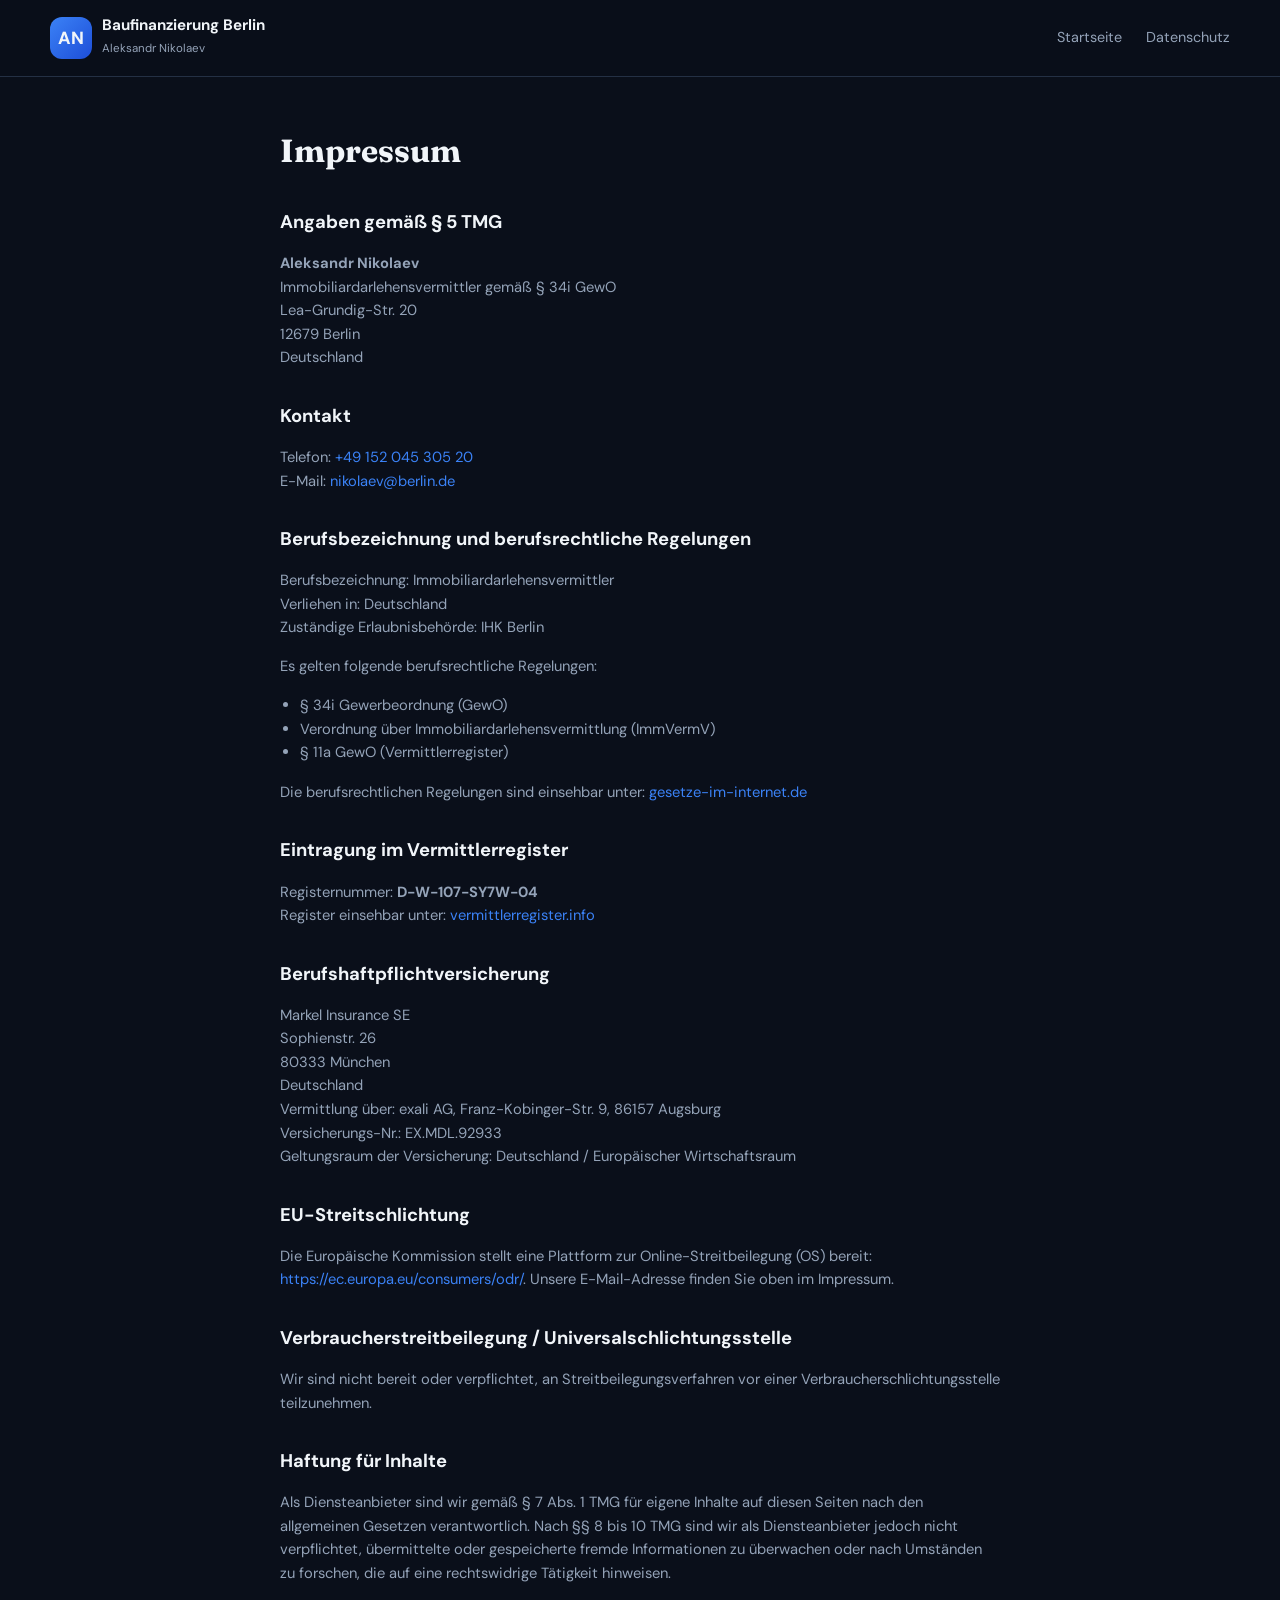
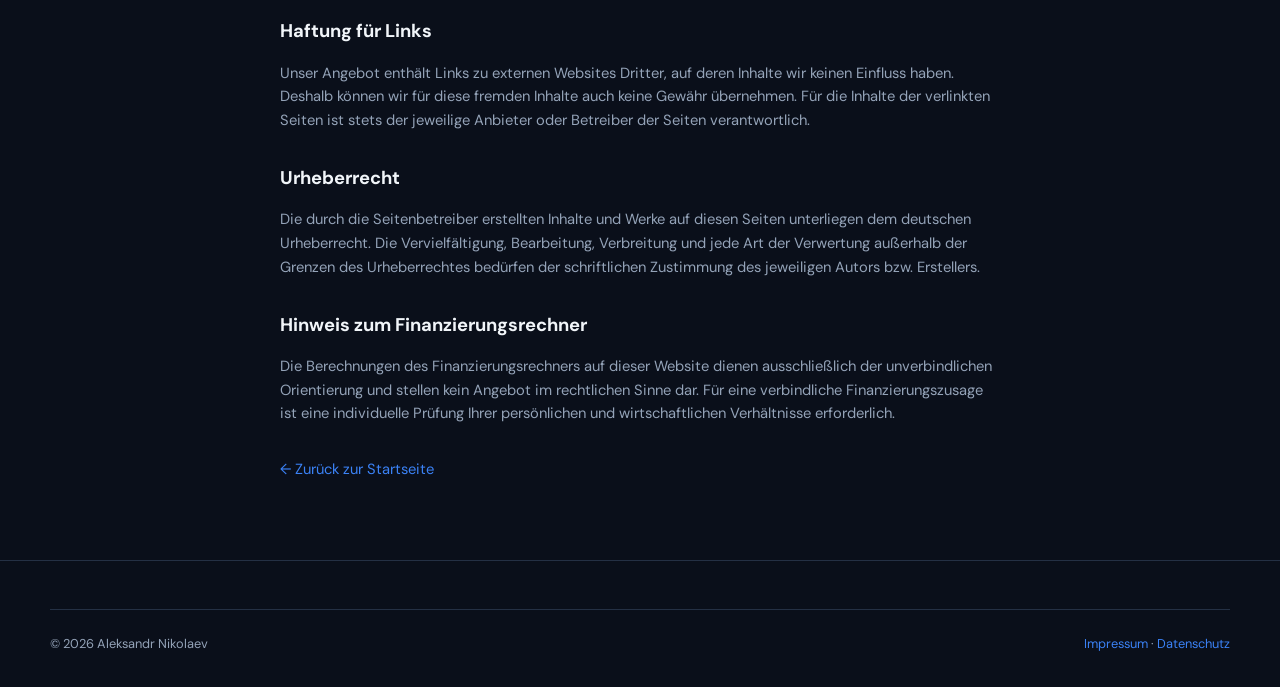
<file: impressum.html>
<!DOCTYPE html>
<html lang="de">
<head>
  <meta charset="UTF-8">
  <meta name="viewport" content="width=device-width, initial-scale=1.0">
  <title>Impressum | Baufinanzierung Berlin — Aleksandr Nikolaev</title>
  <meta name="robots" content="noindex, follow">
  <link rel="canonical" href="https://nikolaev.berlin.de/impressum.html">
  <link rel="preconnect" href="https://fonts.googleapis.com">
  <link rel="preconnect" href="https://fonts.gstatic.com" crossorigin>
  <link href="https://fonts.googleapis.com/css2?family=DM+Sans:wght@400;600;700&family=Fraunces:wght@600&display=swap" rel="stylesheet">
  <link rel="stylesheet" href="css/main.css">
</head>
<body>
  <header class="site-header">
    <div class="container header-inner">
      <a href="index.html" class="logo">
        <div class="logo-mark">AN</div>
        <div class="logo-text">
          <strong>Baufinanzierung Berlin</strong>
          <span>Aleksandr Nikolaev</span>
        </div>
      </a>
      <nav class="nav">
        <a href="index.html">Startseite</a>
        <a href="datenschutz.html">Datenschutz</a>
      </nav>
    </div>
  </header>

  <main class="container legal-page">
    <h1>Impressum</h1>

    <h2>Angaben gemäß § 5 TMG</h2>
    <p>
      <strong>Aleksandr Nikolaev</strong><br>
      Immobiliardarlehensvermittler gemäß § 34i GewO<br>
      Lea-Grundig-Str. 20<br>
      12679 Berlin<br>
      Deutschland
    </p>

    <h2>Kontakt</h2>
    <p>
      Telefon: <a href="tel:+4915204530520">+49 152 045 305 20</a><br>
      E-Mail: <a href="mailto:nikolaev@berlin.de">nikolaev@berlin.de</a>
    </p>

    <h2>Berufsbezeichnung und berufsrechtliche Regelungen</h2>
    <p>
      Berufsbezeichnung: Immobiliardarlehensvermittler<br>
      Verliehen in: Deutschland<br>
      Zuständige Erlaubnisbehörde: IHK Berlin
    </p>
    <p>Es gelten folgende berufsrechtliche Regelungen:</p>
    <ul>
      <li>§ 34i Gewerbeordnung (GewO)</li>
      <li>Verordnung über Immobiliardarlehensvermittlung (ImmVermV)</li>
      <li>§ 11a GewO (Vermittlerregister)</li>
    </ul>
    <p>
      Die berufsrechtlichen Regelungen sind einsehbar unter:
      <a href="https://www.gesetze-im-internet.de/gewo/__34i.html" target="_blank" rel="noopener">gesetze-im-internet.de</a>
    </p>

    <h2>Eintragung im Vermittlerregister</h2>
    <p>
      Registernummer: <strong>D-W-107-SY7W-04</strong><br>
      Register einsehbar unter:
      <a href="https://www.vermittlerregister.info/recherche?a=suche&registernummer=D-W-107-SY7W-04" target="_blank" rel="noopener">
        vermittlerregister.info
      </a>
    </p>

    <h2>Berufshaftpflichtversicherung</h2>
    <p>
      Markel Insurance SE<br>
      Sophienstr. 26<br>
      80333 München<br>
      Deutschland<br>
      Vermittlung über: exali AG, Franz-Kobinger-Str. 9, 86157 Augsburg<br>
      Versicherungs-Nr.: EX.MDL.92933<br>
      Geltungsraum der Versicherung: Deutschland / Europäischer Wirtschaftsraum
    </p>

    <h2>EU-Streitschlichtung</h2>
    <p>
      Die Europäische Kommission stellt eine Plattform zur Online-Streitbeilegung (OS) bereit:
      <a href="https://ec.europa.eu/consumers/odr/" target="_blank" rel="noopener">https://ec.europa.eu/consumers/odr/</a>.
      Unsere E-Mail-Adresse finden Sie oben im Impressum.
    </p>

    <h2>Verbraucherstreitbeilegung / Universalschlichtungsstelle</h2>
    <p>
      Wir sind nicht bereit oder verpflichtet, an Streitbeilegungsverfahren vor einer
      Verbraucherschlichtungsstelle teilzunehmen.
    </p>

    <h2>Haftung für Inhalte</h2>
    <p>
      Als Diensteanbieter sind wir gemäß § 7 Abs. 1 TMG für eigene Inhalte auf diesen Seiten nach den
      allgemeinen Gesetzen verantwortlich. Nach §§ 8 bis 10 TMG sind wir als Diensteanbieter jedoch nicht
      verpflichtet, übermittelte oder gespeicherte fremde Informationen zu überwachen oder nach Umständen
      zu forschen, die auf eine rechtswidrige Tätigkeit hinweisen.
    </p>

    <h2>Haftung für Links</h2>
    <p>
      Unser Angebot enthält Links zu externen Websites Dritter, auf deren Inhalte wir keinen Einfluss haben.
      Deshalb können wir für diese fremden Inhalte auch keine Gewähr übernehmen. Für die Inhalte der
      verlinkten Seiten ist stets der jeweilige Anbieter oder Betreiber der Seiten verantwortlich.
    </p>

    <h2>Urheberrecht</h2>
    <p>
      Die durch die Seitenbetreiber erstellten Inhalte und Werke auf diesen Seiten unterliegen dem deutschen
      Urheberrecht. Die Vervielfältigung, Bearbeitung, Verbreitung und jede Art der Verwertung außerhalb der
      Grenzen des Urheberrechtes bedürfen der schriftlichen Zustimmung des jeweiligen Autors bzw. Erstellers.
    </p>

    <h2>Hinweis zum Finanzierungsrechner</h2>
    <p>
      Die Berechnungen des Finanzierungsrechners auf dieser Website dienen ausschließlich der unverbindlichen
      Orientierung und stellen kein Angebot im rechtlichen Sinne dar. Für eine verbindliche Finanzierungszusage
      ist eine individuelle Prüfung Ihrer persönlichen und wirtschaftlichen Verhältnisse erforderlich.
    </p>

    <p style="margin-top:2rem"><a href="index.html">← Zurück zur Startseite</a></p>
  </main>

  <footer class="site-footer">
    <div class="container footer-bottom">
      <span>© 2026 Aleksandr Nikolaev</span>
      <span><a href="impressum.html">Impressum</a> · <a href="datenschutz.html">Datenschutz</a></span>
    </div>
  </footer>
</body>
</html>
</file>
<file: css/main.css>
/* Baufinanzierung Berlin — Landing Page */

:root {
  --bg: #0a0f1a;
  --bg-card: #111827;
  --bg-elevated: #1a2332;
  --border: #243044;
  --text: #f1f5f9;
  --text-muted: #94a3b8;
  --accent: #3b82f6;
  --accent-hover: #2563eb;
  --gold: #d4a853;
  --gold-soft: rgba(212, 168, 83, 0.15);
  --success: #22c55e;
  --radius: 14px;
  --radius-sm: 10px;
  --shadow: 0 20px 50px rgba(0, 0, 0, 0.35);
  --font: 'DM Sans', system-ui, -apple-system, sans-serif;
  --font-display: 'Fraunces', Georgia, serif;
  --max: 1180px;
}

*,
*::before,
*::after {
  box-sizing: border-box;
}

html {
  scroll-behavior: smooth;
}

body {
  margin: 0;
  font-family: var(--font);
  background: var(--bg);
  color: var(--text);
  line-height: 1.6;
  -webkit-font-smoothing: antialiased;
}

img {
  max-width: 100%;
  height: auto;
}

a {
  color: var(--accent);
  text-decoration: none;
}

a:hover {
  text-decoration: underline;
}

.container {
  width: min(100% - 2rem, var(--max));
  margin-inline: auto;
}

/* Header */
.site-header {
  position: sticky;
  top: 0;
  z-index: 100;
  background: rgba(10, 15, 26, 0.92);
  backdrop-filter: blur(12px);
  border-bottom: 1px solid var(--border);
}

.header-inner {
  display: flex;
  align-items: center;
  justify-content: space-between;
  padding: 1rem 0;
  gap: 1rem;
}

.logo {
  display: flex;
  align-items: center;
  gap: 0.65rem;
  text-decoration: none;
  color: var(--text);
}

.logo-mark {
  width: 42px;
  height: 42px;
  border-radius: 12px;
  background: linear-gradient(135deg, var(--accent), #1d4ed8);
  display: grid;
  place-items: center;
  font-weight: 800;
  font-size: 1.1rem;
}

.logo-text strong {
  display: block;
  font-size: 0.95rem;
  line-height: 1.2;
}

.logo-text span {
  font-size: 0.72rem;
  color: var(--text-muted);
}

.nav {
  display: flex;
  align-items: center;
  gap: 1.5rem;
}

.nav a {
  color: var(--text-muted);
  font-size: 0.9rem;
  text-decoration: none;
  transition: color 0.2s;
}

.nav a:hover {
  color: var(--text);
  text-decoration: none;
}

.btn {
  display: inline-flex;
  align-items: center;
  justify-content: center;
  gap: 0.5rem;
  padding: 0.85rem 1.4rem;
  border-radius: var(--radius-sm);
  font-weight: 700;
  font-size: 0.95rem;
  border: none;
  cursor: pointer;
  transition: transform 0.15s, background 0.2s, box-shadow 0.2s;
  text-decoration: none;
  font-family: inherit;
}

.btn:hover {
  text-decoration: none;
  transform: translateY(-1px);
}

.btn-primary {
  background: linear-gradient(135deg, var(--accent), #1d4ed8);
  color: #fff;
  box-shadow: 0 8px 24px rgba(59, 130, 246, 0.35);
}

.btn-primary:hover {
  background: linear-gradient(135deg, var(--accent-hover), #1e40af);
}

.btn-gold {
  background: linear-gradient(135deg, var(--gold), #b8862e);
  color: #0a0f1a;
  box-shadow: 0 8px 24px rgba(212, 168, 83, 0.25);
}

.btn-outline {
  background: transparent;
  color: var(--text);
  border: 1px solid var(--border);
}

.btn-block {
  width: 100%;
}

.menu-toggle {
  display: none;
  background: none;
  border: none;
  color: var(--text);
  font-size: 1.5rem;
  cursor: pointer;
}

/* Hero */
.hero {
  padding: 3.5rem 0 4rem;
  position: relative;
  overflow: hidden;
}

.hero::before {
  content: '';
  position: absolute;
  inset: 0;
  background:
    radial-gradient(ellipse 80% 60% at 70% -10%, rgba(59, 130, 246, 0.18), transparent),
    radial-gradient(ellipse 50% 40% at 10% 80%, rgba(212, 168, 83, 0.08), transparent);
  pointer-events: none;
}

.hero-grid {
  display: grid;
  grid-template-columns: 1fr 1.05fr;
  gap: 3rem;
  align-items: start;
  position: relative;
}

.hero-badge {
  display: inline-flex;
  align-items: center;
  gap: 0.5rem;
  padding: 0.4rem 0.85rem;
  border-radius: 999px;
  background: var(--gold-soft);
  border: 1px solid rgba(212, 168, 83, 0.3);
  color: var(--gold);
  font-size: 0.8rem;
  font-weight: 600;
  margin-bottom: 1.25rem;
}

.hero h1 {
  font-family: var(--font-display);
  font-size: clamp(2rem, 4.5vw, 3.1rem);
  line-height: 1.12;
  margin: 0 0 1rem;
  font-weight: 600;
  letter-spacing: -0.02em;
}

.hero h1 em {
  font-style: normal;
  color: var(--gold);
}

.hero-lead {
  font-size: 1.1rem;
  color: var(--text-muted);
  margin: 0 0 1.75rem;
  max-width: 34rem;
}

.trust-row {
  display: flex;
  flex-wrap: wrap;
  gap: 1rem;
  margin-bottom: 2rem;
}

.trust-item {
  display: flex;
  align-items: center;
  gap: 0.5rem;
  font-size: 0.85rem;
  color: var(--text-muted);
}

.trust-item svg {
  flex-shrink: 0;
  color: var(--success);
}

.hero-cta {
  display: flex;
  flex-wrap: wrap;
  gap: 0.75rem;
}

/* Calculator card */
.calc-card {
  background: linear-gradient(180deg, var(--bg-card) 0%, var(--bg-elevated) 100%);
  border: 1px solid var(--border);
  border-radius: var(--radius);
  padding: 1.5rem;
  box-shadow: var(--shadow);
}

.calc-card h2 {
  margin: 0 0 0.35rem;
  font-size: 1.25rem;
}

.calc-subtitle {
  margin: 0 0 1.25rem;
  font-size: 0.85rem;
  color: var(--text-muted);
}

.calc-tabs {
  display: flex;
  gap: 0.5rem;
  margin-bottom: 1.25rem;
}

.calc-tab {
  flex: 1;
  padding: 0.6rem;
  border-radius: var(--radius-sm);
  border: 1px solid var(--border);
  background: transparent;
  color: var(--text-muted);
  font-family: inherit;
  font-size: 0.82rem;
  font-weight: 600;
  cursor: pointer;
  transition: all 0.2s;
}

.calc-tab.active {
  background: var(--accent);
  border-color: var(--accent);
  color: #fff;
}

.field-grid {
  display: grid;
  grid-template-columns: 1fr 1fr;
  gap: 0.85rem;
}

.field {
  display: flex;
  flex-direction: column;
  gap: 0.35rem;
}

.field.full {
  grid-column: 1 / -1;
}

.field label {
  font-size: 0.78rem;
  font-weight: 600;
  color: var(--text-muted);
  text-transform: uppercase;
  letter-spacing: 0.04em;
}

.field input,
.field select,
.field textarea {
  width: 100%;
  padding: 0.75rem 0.9rem;
  border-radius: var(--radius-sm);
  border: 1px solid var(--border);
  background: var(--bg);
  color: var(--text);
  font-family: inherit;
  font-size: 1rem;
  transition: border-color 0.2s, box-shadow 0.2s;
}

.field input:focus,
.field select:focus,
.field textarea:focus {
  outline: none;
  border-color: var(--accent);
  box-shadow: 0 0 0 3px rgba(59, 130, 246, 0.2);
}

.field-hint {
  font-size: 0.72rem;
  color: var(--text-muted);
}

.input-suffix {
  position: relative;
}

.input-suffix input {
  padding-right: 2.5rem;
}

.input-suffix::after {
  content: attr(data-suffix);
  position: absolute;
  right: 0.9rem;
  top: 50%;
  transform: translateY(-50%);
  color: var(--text-muted);
  font-size: 0.9rem;
  pointer-events: none;
}

.range-value {
  display: flex;
  justify-content: space-between;
  font-size: 0.8rem;
  color: var(--text-muted);
  margin-top: 0.25rem;
}

input[type='range'] {
  width: 100%;
  accent-color: var(--accent);
}

/* Results */
.calc-results {
  margin-top: 1.25rem;
  padding: 1.1rem;
  border-radius: var(--radius-sm);
  background: rgba(59, 130, 246, 0.08);
  border: 1px solid rgba(59, 130, 246, 0.2);
  display: none;
}

.calc-results.visible {
  display: block;
  animation: fadeUp 0.4s ease;
}

@keyframes fadeUp {
  from {
    opacity: 0;
    transform: translateY(8px);
  }
  to {
    opacity: 1;
    transform: translateY(0);
  }
}

.result-highlight {
  text-align: center;
  margin-bottom: 1rem;
}

.result-highlight .label {
  font-size: 0.8rem;
  color: var(--text-muted);
  text-transform: uppercase;
  letter-spacing: 0.06em;
}

.result-highlight .value {
  font-family: var(--font-display);
  font-size: 2.4rem;
  font-weight: 700;
  color: var(--gold);
  line-height: 1.1;
}

.result-grid {
  display: grid;
  grid-template-columns: repeat(3, 1fr);
  gap: 0.75rem;
}

.result-item {
  text-align: center;
  padding: 0.65rem;
  background: var(--bg);
  border-radius: 8px;
}

.result-item .val {
  font-weight: 700;
  font-size: 1rem;
}

.result-item .lbl {
  font-size: 0.7rem;
  color: var(--text-muted);
}

/* Lead form inside calculator */
.lead-section {
  margin-top: 1.25rem;
  padding-top: 1.25rem;
  border-top: 1px solid var(--border);
  display: none;
}

.lead-section.visible {
  display: block;
  animation: fadeUp 0.4s ease;
}

.lead-section h3 {
  margin: 0 0 0.35rem;
  font-size: 1.05rem;
}

.lead-section p {
  margin: 0 0 1rem;
  font-size: 0.88rem;
  color: var(--text-muted);
}

.consent {
  display: flex;
  gap: 0.65rem;
  align-items: flex-start;
  font-size: 0.78rem;
  color: var(--text-muted);
  margin: 0.85rem 0;
}

.consent input {
  margin-top: 0.2rem;
  accent-color: var(--accent);
}

.form-error {
  color: #f87171;
  font-size: 0.8rem;
  margin-top: 0.5rem;
  display: none;
}

.form-error.visible {
  display: block;
}

.form-success {
  display: none;
  text-align: center;
  padding: 2rem 1rem;
}

.form-success.visible {
  display: block;
  animation: fadeUp 0.4s ease;
}

.form-success svg {
  color: var(--success);
  margin-bottom: 0.75rem;
}

/* Sections */
section {
  padding: 4rem 0;
}

.section-label {
  font-size: 0.75rem;
  font-weight: 700;
  text-transform: uppercase;
  letter-spacing: 0.1em;
  color: var(--accent);
  margin-bottom: 0.5rem;
}

.section-title {
  font-family: var(--font-display);
  font-size: clamp(1.6rem, 3vw, 2.2rem);
  margin: 0 0 0.75rem;
  font-weight: 600;
}

.section-lead {
  color: var(--text-muted);
  max-width: 38rem;
  margin: 0 0 2.5rem;
}

.bg-alt {
  background: var(--bg-card);
  border-block: 1px solid var(--border);
}

/* Steps */
.steps-grid {
  display: grid;
  grid-template-columns: repeat(4, 1fr);
  gap: 1.25rem;
}

.step-card {
  padding: 1.5rem;
  border-radius: var(--radius);
  border: 1px solid var(--border);
  background: var(--bg);
  position: relative;
}

.step-num {
  width: 36px;
  height: 36px;
  border-radius: 10px;
  background: var(--accent);
  color: #fff;
  display: grid;
  place-items: center;
  font-weight: 800;
  font-size: 0.9rem;
  margin-bottom: 1rem;
}

.step-card h3 {
  margin: 0 0 0.5rem;
  font-size: 1rem;
}

.step-card p {
  margin: 0;
  font-size: 0.88rem;
  color: var(--text-muted);
}

/* Benefits */
.benefits-grid {
  display: grid;
  grid-template-columns: repeat(3, 1fr);
  gap: 1.25rem;
}

.benefit-card {
  padding: 1.5rem;
  border-radius: var(--radius);
  border: 1px solid var(--border);
  background: var(--bg-elevated);
}

.benefit-icon {
  width: 44px;
  height: 44px;
  border-radius: 12px;
  background: rgba(59, 130, 246, 0.12);
  display: grid;
  place-items: center;
  margin-bottom: 1rem;
  font-size: 1.3rem;
}

.benefit-card h3 {
  margin: 0 0 0.5rem;
  font-size: 1rem;
}

.benefit-card p {
  margin: 0;
  font-size: 0.88rem;
  color: var(--text-muted);
}

/* FAQ */
.faq-list {
  max-width: 720px;
}

.faq-item {
  border-bottom: 1px solid var(--border);
}

.faq-question {
  width: 100%;
  padding: 1.15rem 0;
  background: none;
  border: none;
  color: var(--text);
  font-family: inherit;
  font-size: 1rem;
  font-weight: 600;
  text-align: left;
  cursor: pointer;
  display: flex;
  justify-content: space-between;
  align-items: center;
  gap: 1rem;
}

.faq-question::after {
  content: '+';
  font-size: 1.3rem;
  color: var(--accent);
  transition: transform 0.2s;
}

.faq-item.open .faq-question::after {
  transform: rotate(45deg);
}

.faq-answer {
  max-height: 0;
  overflow: hidden;
  transition: max-height 0.3s ease;
}

.faq-item.open .faq-answer {
  max-height: 300px;
}

.faq-answer p {
  margin: 0 0 1.15rem;
  color: var(--text-muted);
  font-size: 0.92rem;
}

/* CTA band */
.cta-band {
  padding: 3rem;
  border-radius: var(--radius);
  background: linear-gradient(135deg, #1e3a5f 0%, #0f2744 50%, #1a2332 100%);
  border: 1px solid var(--border);
  text-align: center;
}

.cta-band h2 {
  font-family: var(--font-display);
  font-size: 1.8rem;
  margin: 0 0 0.75rem;
}

.cta-band p {
  color: var(--text-muted);
  margin: 0 0 1.5rem;
}

/* Footer */
.site-footer {
  padding: 3rem 0 2rem;
  border-top: 1px solid var(--border);
}

.footer-grid {
  display: grid;
  grid-template-columns: 2fr 1fr 1fr;
  gap: 2rem;
  margin-bottom: 2rem;
}

.footer-grid h4 {
  margin: 0 0 0.75rem;
  font-size: 0.85rem;
  text-transform: uppercase;
  letter-spacing: 0.06em;
  color: var(--text-muted);
}

.footer-grid p,
.footer-grid li {
  font-size: 0.88rem;
  color: var(--text-muted);
  margin: 0;
}

.footer-links {
  list-style: none;
  padding: 0;
  margin: 0;
}

.footer-links li {
  margin-bottom: 0.4rem;
}

.footer-bottom {
  padding-top: 1.5rem;
  border-top: 1px solid var(--border);
  display: flex;
  flex-wrap: wrap;
  justify-content: space-between;
  gap: 0.75rem;
  font-size: 0.8rem;
  color: var(--text-muted);
}

.legal-note {
  font-size: 0.75rem;
  color: var(--text-muted);
  margin-top: 1rem;
  line-height: 1.5;
}

/* Legal pages */
.legal-page {
  padding: 3rem 0 4rem;
  max-width: 720px;
}

.legal-page h1 {
  font-family: var(--font-display);
  font-size: 2rem;
  margin: 0 0 1.5rem;
}

.legal-page h2 {
  font-size: 1.15rem;
  margin: 2rem 0 0.75rem;
}

.legal-page p,
.legal-page li {
  color: var(--text-muted);
  font-size: 0.92rem;
}

.legal-page ul {
  padding-left: 1.25rem;
}

/* Mobile */
@media (max-width: 900px) {
  .hero-grid {
    grid-template-columns: 1fr;
  }

  .steps-grid {
    grid-template-columns: 1fr 1fr;
  }

  .benefits-grid {
    grid-template-columns: 1fr;
  }

  .footer-grid {
    grid-template-columns: 1fr;
  }

  .result-grid {
    grid-template-columns: 1fr;
  }
}

@media (max-width: 640px) {
  .nav {
    display: none;
    position: absolute;
    top: 100%;
    left: 0;
    right: 0;
    flex-direction: column;
    background: var(--bg-card);
    border-bottom: 1px solid var(--border);
    padding: 1rem;
  }

  .nav.open {
    display: flex;
  }

  .menu-toggle {
    display: block;
  }

  .field-grid {
    grid-template-columns: 1fr;
  }

  .steps-grid {
    grid-template-columns: 1fr;
  }

  .hero {
    padding-top: 2rem;
  }
}

@media (prefers-reduced-motion: reduce) {
  *,
  *::before,
  *::after {
    animation-duration: 0.01ms !important;
    transition-duration: 0.01ms !important;
  }
}
</file>
